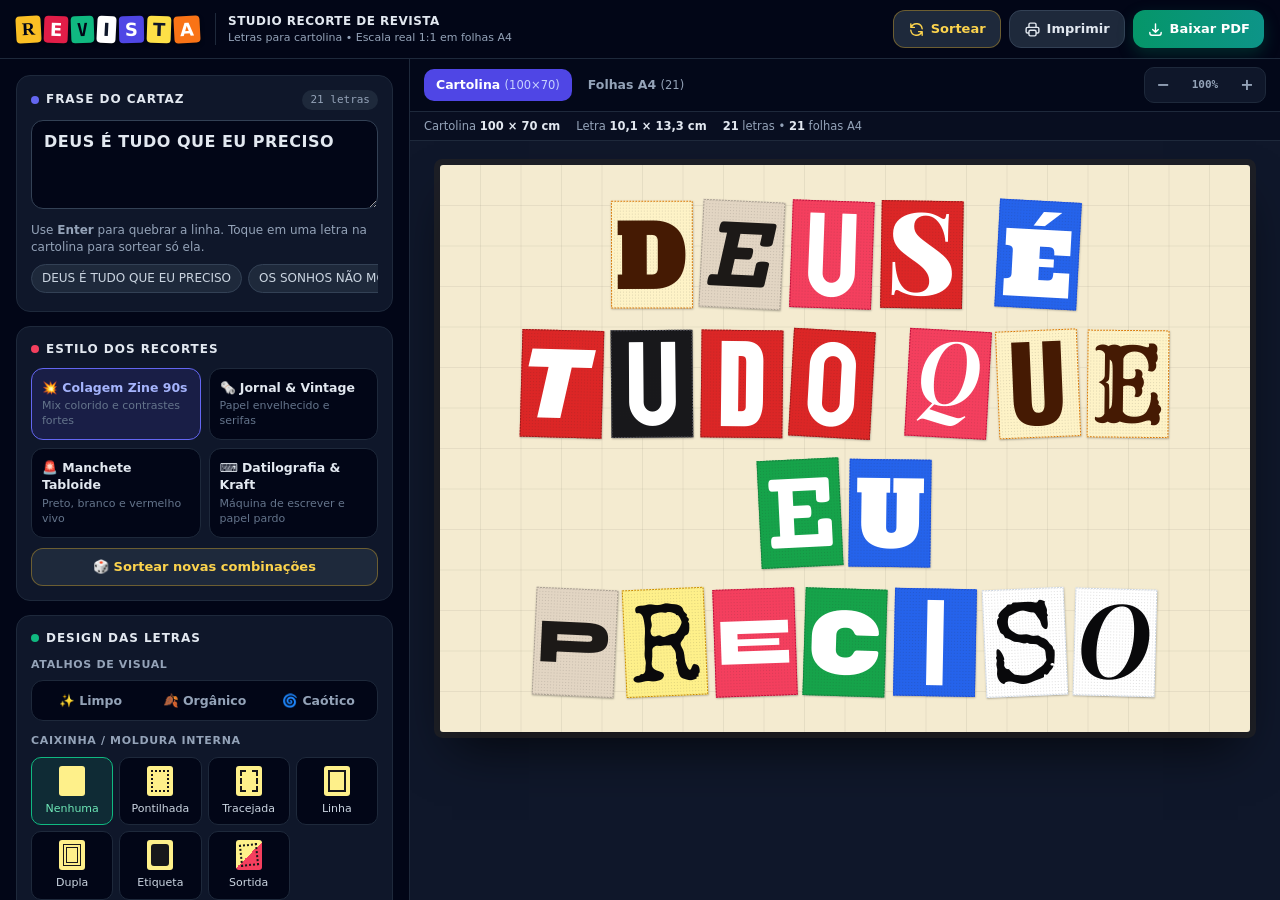
<file: index.html>
<!DOCTYPE html>
<html lang="pt-BR">
<head>
  <meta charset="UTF-8">
  <meta name="viewport" content="width=device-width, initial-scale=1.0, viewport-fit=cover">
  <meta name="theme-color" content="#020617">
  <meta name="description" content="Gerador de letras estilo recorte de revista para cartolinas, com folhas A4 prontas para imprimir e recortar.">
  <title>Studio Recorte de Revista • Gerador de Letras para Cartolina</title>

  <!-- Fontes do Google Fonts (Manchete, Vintage, Datilografia e Display) -->
  <link rel="preconnect" href="https://fonts.googleapis.com">
  <link rel="preconnect" href="https://fonts.gstatic.com" crossorigin>
  <link href="https://fonts.googleapis.com/css2?family=Alfa+Slab+One&family=Anton&family=Bebas+Neue&family=Cinzel:wght@900&family=Courier+Prime:ital,wght@0,700;1,700&family=DM+Serif+Display:ital@0;1&family=Montserrat:ital,wght@1,900&family=Oswald:wght@700&family=Playfair+Display:wght@900&family=Rubik+Mono+One&family=Rye&family=Special+Elite&family=Staatliches&family=Syne:wght@800&family=Ultra&display=swap" rel="stylesheet">

  <link rel="stylesheet" href="assets/css/style.css">
</head>
<body>

  <!-- ===================== TOPO ===================== -->
  <header class="topbar">
    <div class="brand" aria-label="Revista">
      <span class="b b1">R</span><span class="b b2">E</span><span class="b b3">V</span><span class="b b4">I</span><span class="b b5">S</span><span class="b b6">T</span><span class="b b7">A</span>
      <div class="brand-text">
        <strong>STUDIO RECORTE DE REVISTA</strong>
        <small>Letras para cartolina • Escala real 1:1 em folhas A4</small>
      </div>
    </div>

    <div class="top-actions">
      <button id="btn-reroll" class="btn btn-ghost btn-amber" title="Sortear novas fontes e cores mantendo o texto">
        <svg viewBox="0 0 24 24"><path d="M4 4v5h.6m15.4 2A8 8 0 004.6 9m0 0H9m11 11v-5h-.6m0 0a8 8 0 01-15.4-2m15.4 2H15"/></svg>
        <span class="lbl">Sortear</span>
      </button>
      <button id="btn-print" class="btn btn-ghost" title="Imprimir folhas A4">
        <svg viewBox="0 0 24 24"><path d="M17 17h2a2 2 0 002-2v-4a2 2 0 00-2-2H5a2 2 0 00-2 2v4a2 2 0 002 2h2m2 4h6a2 2 0 002-2v-4a2 2 0 00-2-2H9a2 2 0 00-2 2v4a2 2 0 002 2zm8-12V5a2 2 0 00-2-2H9a2 2 0 00-2 2v4h10z"/></svg>
        <span class="lbl">Imprimir</span>
      </button>
      <button id="btn-pdf" class="btn btn-primary" title="Baixar PDF com as folhas A4">
        <svg viewBox="0 0 24 24"><path d="M4 16v1a3 3 0 003 3h10a3 3 0 003-3v-1m-4-4l-4 4m0 0l-4-4m4 4V4"/></svg>
        <span class="lbl">Baixar PDF</span>
      </button>
    </div>
  </header>

  <div class="app" id="app">

    <!-- ===================== PAINEL DE CONTROLES ===================== -->
    <aside class="panel" id="panel">

      <!-- 1. Frase -->
      <section class="card">
        <div class="card-head">
          <h2><i class="dot dot-indigo"></i>Frase do cartaz</h2>
          <span id="char-count" class="pill">0 letras</span>
        </div>
        <textarea id="txt" rows="3" spellcheck="false" autocomplete="off" placeholder="Digite sua frase aqui..."></textarea>
        <p class="hint">Use <b>Enter</b> para quebrar a linha. Toque em uma letra na cartolina para sortear só ela.</p>
        <div class="chips scroll-x" id="phrase-chips"></div>
      </section>

      <!-- 2. Tema -->
      <section class="card">
        <div class="card-head">
          <h2><i class="dot dot-rose"></i>Estilo dos recortes</h2>
        </div>
        <div class="grid2">
          <button class="theme-btn" data-theme="mixed"><b>💥 Colagem Zine 90s</b><small>Mix colorido e contrastes fortes</small></button>
          <button class="theme-btn" data-theme="newspaper"><b>🗞️ Jornal &amp; Vintage</b><small>Papel envelhecido e serifas</small></button>
          <button class="theme-btn" data-theme="headline"><b>🚨 Manchete Tabloide</b><small>Preto, branco e vermelho vivo</small></button>
          <button class="theme-btn" data-theme="typewriter"><b>⌨️ Datilografia &amp; Kraft</b><small>Máquina de escrever e papel pardo</small></button>
        </div>
        <button id="btn-reroll-2" class="btn btn-block btn-ghost btn-amber mt">🎲 Sortear novas combinações</button>
      </section>

      <!-- 3. Design das letras -->
      <section class="card">
        <div class="card-head">
          <h2><i class="dot dot-emerald"></i>Design das letras</h2>
        </div>

        <span class="sub">Atalhos de visual</span>
        <div class="seg" id="look-seg">
          <button class="look-btn" data-look="clean">✨ Limpo</button>
          <button class="look-btn" data-look="organic">🍂 Orgânico</button>
          <button class="look-btn" data-look="chaos">🌀 Caótico</button>
        </div>

        <span class="sub">Caixinha / moldura interna</span>
        <div class="frame-grid" id="frame-grid">
          <button class="frame-btn" data-frame="none"><i class="fi fi-none"></i>Nenhuma</button>
          <button class="frame-btn" data-frame="dotted"><i class="fi fi-dotted"></i>Pontilhada</button>
          <button class="frame-btn" data-frame="dashed"><i class="fi fi-dashed"></i>Tracejada</button>
          <button class="frame-btn" data-frame="solid"><i class="fi fi-solid"></i>Linha</button>
          <button class="frame-btn" data-frame="double"><i class="fi fi-double"></i>Dupla</button>
          <button class="frame-btn" data-frame="label"><i class="fi fi-label"></i>Etiqueta</button>
          <button class="frame-btn" data-frame="mix"><i class="fi fi-mix"></i>Sortida</button>
        </div>

        <div class="opts">
          <label class="opt">
            <span><b>Letra tortinha</b><small>Inclina a letra (e a caixinha) dentro do recorte</small></span>
            <input type="checkbox" class="switch" id="opt-tilt">
          </label>
          <div class="range" data-for="opt-tilt">
            <span>Suave</span><input type="range" id="opt-tilt-amt" min="0" max="100"><span>Forte</span>
          </div>

          <label class="opt">
            <span><b>Papel amassado</b><small>Vincos e dobras como papel amassado</small></span>
            <input type="checkbox" class="switch" id="opt-crumple">
          </label>
          <div class="range" data-for="opt-crumple">
            <span>Leve</span><input type="range" id="opt-crumple-amt" min="0" max="100"><span>Muito</span>
          </div>

          <label class="opt">
            <span><b>Bordas rasgadas à mão</b><small>Bordinhas irregulares, sem corte seco</small></span>
            <input type="checkbox" class="switch" id="opt-torn">
          </label>
          <div class="range" data-for="opt-torn">
            <span>Sutil</span><input type="range" id="opt-torn-amt" min="0" max="100"><span>Rasgado</span>
          </div>

          <label class="opt">
            <span><b>Retícula de revista</b><small>Pontinhos de impressão gráfica</small></span>
            <input type="checkbox" class="switch" id="opt-halftone">
          </label>
          <label class="opt">
            <span><b>Recortes tortos na cartolina</b><small>Rotação artística de −4° a +4°</small></span>
            <input type="checkbox" class="switch" id="opt-rotation">
          </label>
          <label class="opt">
            <span><b>Fita adesiva</b><small>Apenas na simulação da cartolina</small></span>
            <input type="checkbox" class="switch" id="opt-tape">
          </label>
          <label class="opt">
            <span><b>Linhas tracejadas de corte</b><small>Guia para tesoura ou estilete</small></span>
            <input type="checkbox" class="switch" id="opt-guides">
          </label>
        </div>
      </section>

      <!-- 4. Cartolina -->
      <section class="card">
        <div class="card-head">
          <h2><i class="dot dot-sky"></i>Medidas da cartolina</h2>
        </div>
        <div class="grid3" id="poster-presets">
          <button class="poster-btn" data-w="50" data-h="66"><b>50 × 66</b><small>Padrão</small></button>
          <button class="poster-btn" data-w="100" data-h="70"><b>100 × 70</b><small>Média</small></button>
          <button class="poster-btn" data-w="150" data-h="100"><b>150 × 100</b><small>Grande</small></button>
        </div>
        <div class="grid3 mt">
          <label class="field"><span>Largura (cm)</span><input type="number" inputmode="decimal" id="in-poster-w" min="15" max="600"></label>
          <label class="field"><span>Altura (cm)</span><input type="number" inputmode="decimal" id="in-poster-h" min="15" max="600"></label>
          <label class="field"><span>Cor</span><input type="color" id="in-poster-color"></label>
        </div>

        <div class="divider"></div>
        <div class="card-head">
          <span class="sub nomargin">Tamanho de cada recorte</span>
          <div class="seg small">
            <button id="mode-auto">Auto</button>
            <button id="mode-manual">Manual</button>
          </div>
        </div>
        <div id="auto-box" class="info">
          <span>Cálculo proporcional (preenche a cartolina):</span>
          <b id="auto-size">—</b>
        </div>
        <div id="manual-box" class="grid2 hidden">
          <label class="field"><span>Largura (cm)</span><input type="number" inputmode="decimal" id="in-letter-w" step="0.5" min="1.5" max="18.6"></label>
          <label class="field"><span>Altura (cm)</span><input type="number" inputmode="decimal" id="in-letter-h" step="0.5" min="1.5" max="26.4"></label>
        </div>
      </section>

      <!-- 5. Referências -->
      <section class="card">
        <div class="card-head">
          <h2><i class="dot dot-amber"></i>Cores das suas referências</h2>
          <span id="ref-count" class="pill">0/10</span>
        </div>
        <p class="hint">Envie até 10 fotos ou prints que você gostou. O sistema extrai as cores e usa nos recortes.</p>
        <input type="file" id="ref-input" accept="image/*" multiple hidden>
        <label for="ref-input" class="drop">
          <svg viewBox="0 0 24 24"><path d="M4 16l4.6-4.6a2 2 0 012.8 0L16 16m-2-2l1.6-1.6a2 2 0 012.8 0L20 14m-6-6h.01M6 20h12a2 2 0 002-2V6a2 2 0 00-2-2H6a2 2 0 00-2 2v12a2 2 0 002 2z"/></svg>
          <b>Selecionar imagens</b>
          <small>JPG, PNG, WebP ou capturas de tela</small>
        </label>
        <div id="ref-grid" class="ref-grid"></div>
        <div id="palette-box" class="palette hidden">
          <div id="swatches" class="swatches"></div>
          <div class="grid2">
            <button id="btn-apply-palette" class="btn btn-ghost btn-amber">Aplicar nos recortes</button>
            <button id="btn-clear-palette" class="btn btn-ghost">Usar cores do tema</button>
          </div>
        </div>
      </section>

      <footer class="panel-foot">
        <button id="btn-reset" class="btn btn-ghost">↺ Restaurar padrão</button>
        <span>Suas configurações ficam salvas neste navegador.</span>
      </footer>
    </aside>

    <!-- ===================== ÁREA DE VISUALIZAÇÃO ===================== -->
    <main class="workspace" id="workspace">
      <div class="ws-bar">
        <div class="tabs">
          <button id="tab-poster" class="tab active">Cartolina <span id="tab-poster-dim" class="muted"></span></button>
          <button id="tab-a4" class="tab">Folhas A4 <span id="tab-a4-count" class="muted"></span></button>
        </div>
        <div class="zoom">
          <button id="zoom-out" title="Diminuir zoom" aria-label="Diminuir zoom">−</button>
          <button id="zoom-fit" title="Ajustar à tela"><span id="zoom-label">100%</span></button>
          <button id="zoom-in" title="Aumentar zoom" aria-label="Aumentar zoom">+</button>
          <button id="btn-expand" class="only-mobile" title="Expandir visualização" aria-label="Expandir visualização">⤢</button>
        </div>
      </div>

      <div class="stats">
        <span>Cartolina <b id="st-poster">—</b></span>
        <span>Letra <b id="st-letter">—</b></span>
        <span><b id="st-count">0</b> letras • <b id="st-pages">0</b> folhas A4</span>
        <span id="fit-warning" class="warn hidden">⚠ A frase não cabe — diminua a letra</span>
      </div>

      <div class="stage" id="stage">
        <div id="poster-wrap" class="poster-wrap">
          <canvas id="poster-canvas" aria-label="Simulação da cartolina"></canvas>
        </div>
        <div id="a4-wrap" class="a4-wrap hidden">
          <p class="muted center small">Folha A4 (21 × 29,7 cm) • Imprima em escala 100% / tamanho real</p>
          <div id="a4-pages" class="a4-pages"></div>
        </div>
      </div>
    </main>
  </div>

  <div id="toast" class="toast" role="status" aria-live="polite"></div>
  <div id="print-area" aria-hidden="true"></div>

  <script src="assets/js/data.js"></script>
  <script src="assets/js/render.js"></script>
  <script src="assets/js/app.js"></script>
</body>
</html>
</file>
<file: assets/css/style.css>
/* =============================================================================
   Studio Recorte de Revista — Estilos da interface
   CSS puro (sem framework) para carregar rápido e rodar leve no celular.
   ========================================================================== */
:root {
  --bg: #0b1120;
  --panel: #020617;
  --card: #0f172a;
  --line: #1e293b;
  --line2: #334155;
  --txt: #e2e8f0;
  --muted: #94a3b8;
  --dim: #64748b;
  --indigo: #6366f1;
  --indigo-d: #4f46e5;
  --amber: #fbbf24;
  --emerald: #10b981;
  --rose: #f43f5e;
  --sky: #38bdf8;
  --radius: 14px;
}

* { box-sizing: border-box; }
html, body { height: 100%; margin: 0; }
body {
  height: 100vh; height: 100dvh;
  display: flex; flex-direction: column;
  overflow: hidden;
  background: var(--bg);
  color: var(--txt);
  font: 14px/1.4 system-ui, -apple-system, "Segoe UI", Roboto, sans-serif;
  -webkit-font-smoothing: antialiased;
  -webkit-tap-highlight-color: transparent;
}
button, input, textarea { font: inherit; color: inherit; }
button { cursor: pointer; touch-action: manipulation; border: 0; background: none; }
.hidden { display: none !important; }
.muted { color: var(--muted); }
.center { text-align: center; }
.small { font-size: 12px; }
.mt { margin-top: 10px; }

/* ---------- Topo ---------- */
.topbar {
  flex-shrink: 0;
  display: flex; align-items: center; justify-content: space-between; gap: 10px;
  padding: 10px 16px;
  padding-top: max(10px, env(safe-area-inset-top));
  background: var(--panel);
  border-bottom: 1px solid var(--line);
}
.brand { display: flex; align-items: center; gap: 3px; user-select: none; min-width: 0; }
.brand .b {
  display: inline-block; padding: 1px 6px; border-radius: 4px; font-weight: 900; font-size: 18px;
  box-shadow: 0 2px 4px rgba(0,0,0,.4);
}
.b1 { background: #fbbf24; color: #020617; transform: rotate(-3deg); font-family: Georgia, serif; }
.b2 { background: #e11d48; color: #fff; transform: rotate(2deg); }
.b3 { background: #10b981; color: #020617; transform: rotate(-2deg); font-family: monospace; }
.b4 { background: #fff; color: #0f172a; transform: rotate(3deg); }
.b5 { background: #4f46e5; color: #fff; transform: rotate(-1deg); }
.b6 { background: #fde047; color: #0f172a; transform: rotate(2deg); }
.b7 { background: #f97316; color: #fff; transform: rotate(-3deg); }
.brand-text { display: flex; flex-direction: column; margin-left: 12px; padding-left: 12px; border-left: 1px solid var(--line); }
.brand-text strong { font-size: 12px; letter-spacing: .04em; }
.brand-text small { font-size: 11px; color: var(--muted); }
.top-actions { display: flex; gap: 8px; flex-shrink: 0; }

/* ---------- Botões ---------- */
.btn {
  display: inline-flex; align-items: center; justify-content: center; gap: 6px;
  padding: 9px 14px; border-radius: 12px; font-size: 13px; font-weight: 700;
  transition: background .15s, transform .1s, border-color .15s;
}
.btn:active { transform: scale(.97); }
.btn svg { width: 17px; height: 17px; fill: none; stroke: currentColor; stroke-width: 2; stroke-linecap: round; stroke-linejoin: round; }
.btn-ghost { background: #1e293b; border: 1px solid var(--line2); }
.btn-ghost:hover { background: #273449; }
.btn-amber { color: #fcd34d; border-color: rgba(251,191,36,.35); }
.btn-primary { background: linear-gradient(90deg, #059669, #0d9488); color: #fff; box-shadow: 0 6px 16px rgba(5,150,105,.25); }
.btn-primary:hover { filter: brightness(1.1); }
.btn-block { width: 100%; }
.btn[disabled] { opacity: .6; pointer-events: none; }

/* ---------- Layout principal ---------- */
.app {
  flex: 1; min-height: 0;
  display: grid;
  grid-template-columns: 410px minmax(0, 1fr);
}
.panel {
  min-height: 0; overflow-y: auto; overscroll-behavior: contain;
  background: var(--panel);
  border-right: 1px solid var(--line);
  padding: 16px; display: flex; flex-direction: column; gap: 14px;
}
.workspace { min-width: 0; min-height: 0; display: flex; flex-direction: column; background: #0f172a; }

/* ---------- Cards do painel ---------- */
.card { background: var(--card); border: 1px solid var(--line); border-radius: var(--radius); padding: 14px; }
.card-head { display: flex; align-items: center; justify-content: space-between; gap: 8px; margin-bottom: 10px; }
.card h2 { margin: 0; font-size: 12px; text-transform: uppercase; letter-spacing: .08em; display: flex; align-items: center; gap: 7px; }
.dot { width: 8px; height: 8px; border-radius: 50%; display: inline-block; }
.dot-indigo { background: var(--indigo); } .dot-rose { background: var(--rose); } .dot-emerald { background: var(--emerald); }
.dot-sky { background: var(--sky); } .dot-amber { background: var(--amber); }
.pill { font-size: 11px; font-family: ui-monospace, monospace; background: #1e293b; color: var(--muted); padding: 2px 8px; border-radius: 99px; white-space: nowrap; }
.hint { margin: 8px 0; font-size: 12px; color: var(--muted); }
.sub { display: block; font-size: 11px; font-weight: 700; text-transform: uppercase; letter-spacing: .06em; color: var(--muted); margin: 4px 0 8px; }
.sub.nomargin { margin: 0; }
.divider { height: 1px; background: var(--line); margin: 14px 0 12px; }

textarea {
  width: 100%; resize: vertical; min-height: 76px;
  background: var(--panel); border: 1px solid var(--line2); border-radius: 12px;
  padding: 10px 12px; font-size: 16px; font-weight: 700; text-transform: uppercase; letter-spacing: .03em;
  outline: none;
}
textarea:focus, .field input:focus { border-color: var(--indigo); box-shadow: 0 0 0 2px rgba(99,102,241,.25); }

.chips { display: flex; gap: 6px; }
.scroll-x { overflow-x: auto; padding-bottom: 4px; scrollbar-width: thin; }
.chip { flex-shrink: 0; font-size: 12px; padding: 5px 10px; border-radius: 99px; background: #1e293b; border: 1px solid var(--line2); color: #cbd5e1; white-space: nowrap; }
.chip:hover { border-color: var(--indigo); }

.grid2 { display: grid; grid-template-columns: 1fr 1fr; gap: 8px; }
.grid3 { display: grid; grid-template-columns: 1fr 1fr 1fr; gap: 8px; }

.theme-btn, .poster-btn {
  text-align: left; padding: 10px; border-radius: 12px;
  background: var(--panel); border: 1px solid var(--line);
  display: flex; flex-direction: column; gap: 2px; transition: border-color .15s, background .15s;
}
.theme-btn b, .poster-btn b { font-size: 12.5px; }
.theme-btn small, .poster-btn small { font-size: 11px; color: var(--dim); }
.poster-btn { text-align: center; align-items: center; }
.theme-btn.active, .poster-btn.active { border-color: var(--indigo); background: rgba(79,70,229,.15); }
.theme-btn.active b, .poster-btn.active b { color: #a5b4fc; }

/* Segmentado */
.seg { display: flex; background: var(--panel); border: 1px solid var(--line); border-radius: 12px; padding: 3px; gap: 3px; margin-bottom: 12px; }
.seg button { flex: 1; padding: 8px 6px; border-radius: 9px; font-size: 12.5px; font-weight: 600; color: var(--muted); }
.seg button.active { background: var(--indigo-d); color: #fff; }
.seg.small { margin: 0; }
.seg.small button { padding: 4px 12px; font-size: 11.5px; flex: none; }

/* Molduras */
.frame-grid { display: grid; grid-template-columns: repeat(4, 1fr); gap: 6px; margin-bottom: 12px; }
.frame-btn {
  display: flex; flex-direction: column; align-items: center; gap: 5px;
  padding: 8px 2px; font-size: 11px; color: #cbd5e1;
  background: var(--panel); border: 1px solid var(--line); border-radius: 10px;
}
.frame-btn.active { border-color: var(--emerald); background: rgba(16,185,129,.12); color: #6ee7b7; }
.fi { width: 26px; height: 30px; border-radius: 3px; background: #fef08a; position: relative; display: block; }
.fi::after { content: ''; position: absolute; inset: 4px; border: 2px solid #18181b; }
.fi-none::after { display: none; }
.fi-dotted::after { border-style: dotted; }
.fi-dashed::after { border-style: dashed; }
.fi-double::after { border: 4px double #18181b; }
.fi-label::after { background: #18181b; border-radius: 3px; }
.fi-mix { background: linear-gradient(135deg, #fef08a 50%, #f43f5e 50%); }
.fi-mix::after { border-style: dotted; transform: rotate(-6deg); }

/* Opções (switches) */
.opts { display: flex; flex-direction: column; border-top: 1px solid var(--line); }
.opt { display: flex; align-items: center; justify-content: space-between; gap: 12px; padding: 10px 0; border-bottom: 1px solid rgba(30,41,59,.6); cursor: pointer; }
.opt b { display: block; font-size: 13px; font-weight: 600; }
.opt small { display: block; font-size: 11.5px; color: var(--dim); }
.switch {
  appearance: none; -webkit-appearance: none; flex-shrink: 0;
  width: 42px; height: 24px; border-radius: 99px; background: #334155; position: relative; cursor: pointer;
  transition: background .2s; margin: 0;
}
.switch::after {
  content: ''; position: absolute; top: 3px; left: 3px; width: 18px; height: 18px; border-radius: 50%;
  background: #fff; transition: transform .2s; box-shadow: 0 1px 3px rgba(0,0,0,.4);
}
.switch:checked { background: var(--emerald); }
.switch:checked::after { transform: translateX(18px); }
.range { display: flex; align-items: center; gap: 10px; padding: 2px 0 10px; font-size: 11px; color: var(--dim); }
.range input { flex: 1; accent-color: var(--emerald); height: 24px; }

/* Campos */
.field { display: flex; flex-direction: column; gap: 4px; font-size: 11px; color: var(--muted); }
.field input {
  width: 100%; min-width: 0; background: var(--panel); border: 1px solid var(--line2); border-radius: 10px;
  padding: 8px; font-size: 16px; font-weight: 700; text-align: center; outline: none;
}
.field input[type=color] { padding: 3px; height: 40px; cursor: pointer; }
.info { display: flex; justify-content: space-between; align-items: center; gap: 8px; background: rgba(49,46,129,.3); border: 1px solid rgba(99,102,241,.3); border-radius: 12px; padding: 10px; font-size: 12px; color: #a5b4fc; }
.info b { font-family: ui-monospace, monospace; color: #e0e7ff; white-space: nowrap; }

/* Referências */
.drop {
  display: flex; flex-direction: column; align-items: center; gap: 2px; padding: 14px; cursor: pointer; text-align: center;
  border: 2px dashed var(--line2); border-radius: 12px; background: rgba(2,6,23,.6); transition: border-color .15s;
}
.drop:hover { border-color: var(--amber); }
.drop svg { width: 26px; height: 26px; fill: none; stroke: var(--muted); stroke-width: 2; stroke-linecap: round; }
.drop b { font-size: 13px; } .drop small { font-size: 11px; color: var(--dim); }
.ref-grid { display: grid; grid-template-columns: repeat(5, 1fr); gap: 6px; margin-top: 10px; }
.ref-grid:empty { display: none; }
.ref-thumb { position: relative; aspect-ratio: 1; border-radius: 8px; overflow: hidden; border: 1px solid var(--line2); }
.ref-thumb img { width: 100%; height: 100%; object-fit: cover; display: block; }
.ref-thumb button {
  position: absolute; top: 3px; right: 3px; width: 22px; height: 22px; border-radius: 6px;
  background: #e11d48; color: #fff; font-size: 13px; line-height: 22px; opacity: 0; transition: opacity .15s;
}
.ref-thumb:hover button { opacity: 1; }
@media (hover: none) { .ref-thumb button { opacity: 1; } }
.palette { margin-top: 10px; background: var(--panel); border: 1px solid var(--line); border-radius: 12px; padding: 10px; }
.swatches { display: flex; gap: 6px; overflow-x: auto; padding-bottom: 8px; }
.swatches i { width: 26px; height: 26px; border-radius: 7px; flex-shrink: 0; border: 1px solid var(--line2); }
.palette .btn { font-size: 12px; padding: 8px; }

.panel-foot { display: flex; flex-direction: column; align-items: center; gap: 6px; padding: 4px 0 20px; font-size: 11px; color: var(--dim); }

/* ---------- Área de visualização ---------- */
.ws-bar {
  flex-shrink: 0; display: flex; align-items: center; justify-content: space-between; gap: 8px;
  padding: 8px 14px; background: rgba(2,6,23,.85); border-bottom: 1px solid var(--line);
}
.tabs { display: flex; gap: 4px; min-width: 0; }
.tab { padding: 7px 12px; border-radius: 10px; font-size: 12.5px; font-weight: 600; color: var(--muted); white-space: nowrap; }
.tab .muted { font-weight: 400; font-size: 11.5px; }
.tab.active { background: var(--indigo-d); color: #fff; }
.tab.active .muted { color: #c7d2fe; }
.zoom { display: flex; align-items: center; background: var(--card); border: 1px solid var(--line); border-radius: 10px; padding: 2px; flex-shrink: 0; }
.zoom button { min-width: 32px; height: 30px; border-radius: 8px; font-size: 16px; font-weight: 700; color: var(--muted); }
.zoom button:hover { color: #fff; background: #1e293b; }
#zoom-fit { font-size: 11px; font-family: ui-monospace, monospace; min-width: 52px; }
.only-mobile { display: none; }

.stats {
  flex-shrink: 0; display: flex; flex-wrap: wrap; gap: 4px 16px; padding: 6px 14px; font-size: 11.5px; color: var(--muted);
  border-bottom: 1px solid var(--line); background: rgba(2,6,23,.5);
}
.stats b { color: #e2e8f0; }
.warn { color: #fbbf24; font-weight: 600; }

.stage { flex: 1; min-height: 0; overflow: auto; padding: 24px; -webkit-overflow-scrolling: touch; }
.poster-wrap { display: flex; justify-content: center; min-width: min-content; }
#poster-canvas {
  display: block; border-radius: 3px; cursor: pointer;
  box-shadow: 0 0 0 6px rgba(41,37,36,.55), 0 25px 50px -12px rgba(0,0,0,.7);
  touch-action: manipulation;
}
.a4-wrap { display: flex; flex-direction: column; align-items: center; min-width: min-content; }
.a4-pages { display: flex; flex-direction: column; align-items: center; gap: 24px; padding-bottom: 30px; }
.a4-pages canvas { display: block; background: #fff; border-radius: 4px; box-shadow: 0 15px 35px rgba(0,0,0,.5); }

/* Toast */
.toast {
  position: fixed; left: 50%; bottom: max(20px, env(safe-area-inset-bottom)); transform: translate(-50%, 30px);
  background: #1e293b; border: 1px solid var(--line2); color: #fff; padding: 10px 16px; border-radius: 12px;
  font-size: 13px; opacity: 0; pointer-events: none; transition: opacity .2s, transform .2s; z-index: 50; max-width: 90vw; text-align: center;
}
.toast.show { opacity: 1; transform: translate(-50%, 0); }

/* Barra de rolagem (desktop) */
@media (hover: hover) {
  ::-webkit-scrollbar { width: 8px; height: 8px; }
  ::-webkit-scrollbar-track { background: transparent; }
  ::-webkit-scrollbar-thumb { background: #334155; border-radius: 99px; }
  ::-webkit-scrollbar-thumb:hover { background: #475569; }
}

/* ---------- Tablet / Celular ---------- */
@media (max-width: 1100px) {
  .brand-text small { display: none; }
}
@media (max-width: 900px) {
  .brand-text { display: none; }
  .brand .b { font-size: 15px; padding: 1px 5px; }
  .top-actions .btn { padding: 9px 11px; }
  .top-actions .btn-ghost .lbl { display: none; }

  .app {
    grid-template-columns: minmax(0, 1fr);
    grid-template-rows: minmax(0, 44%) minmax(0, 1fr);
  }
  .workspace { order: -1; border-bottom: 1px solid var(--line2); }
  .panel { border-right: 0; padding: 12px; gap: 12px; padding-bottom: max(16px, env(safe-area-inset-bottom)); }
  .app.expanded { grid-template-rows: minmax(0, 1fr) 0; }
  .app.expanded .panel { display: none; }
  .only-mobile { display: inline-block; }
  .stage { padding: 14px; }
  .ws-bar { padding: 6px 8px; }
  .tab { padding: 6px 9px; }
  .tab .muted { display: none; }
  .stats { padding: 5px 10px; gap: 2px 12px; font-size: 11px; }
  #poster-canvas { box-shadow: 0 0 0 4px rgba(41,37,36,.55), 0 12px 24px rgba(0,0,0,.5); }
}
@media (max-width: 420px) {
  .top-actions .btn-primary .lbl { display: none; }
  .frame-grid { grid-template-columns: repeat(4, 1fr); }
}

/* ---------- Impressão nativa (Ctrl+P / botão Imprimir) ---------- */
#print-area { display: none; }
@page { size: A4 portrait; margin: 0; }
@media print {
  html, body { height: auto; overflow: visible; background: #fff; display: block; }
  body > *:not(#print-area) { display: none !important; }
  #print-area { display: block !important; }
  #print-area img { display: block; width: 210mm; height: 297mm; page-break-after: always; break-after: page; }
  #print-area img:last-child { page-break-after: auto; break-after: auto; }
}
</file>
